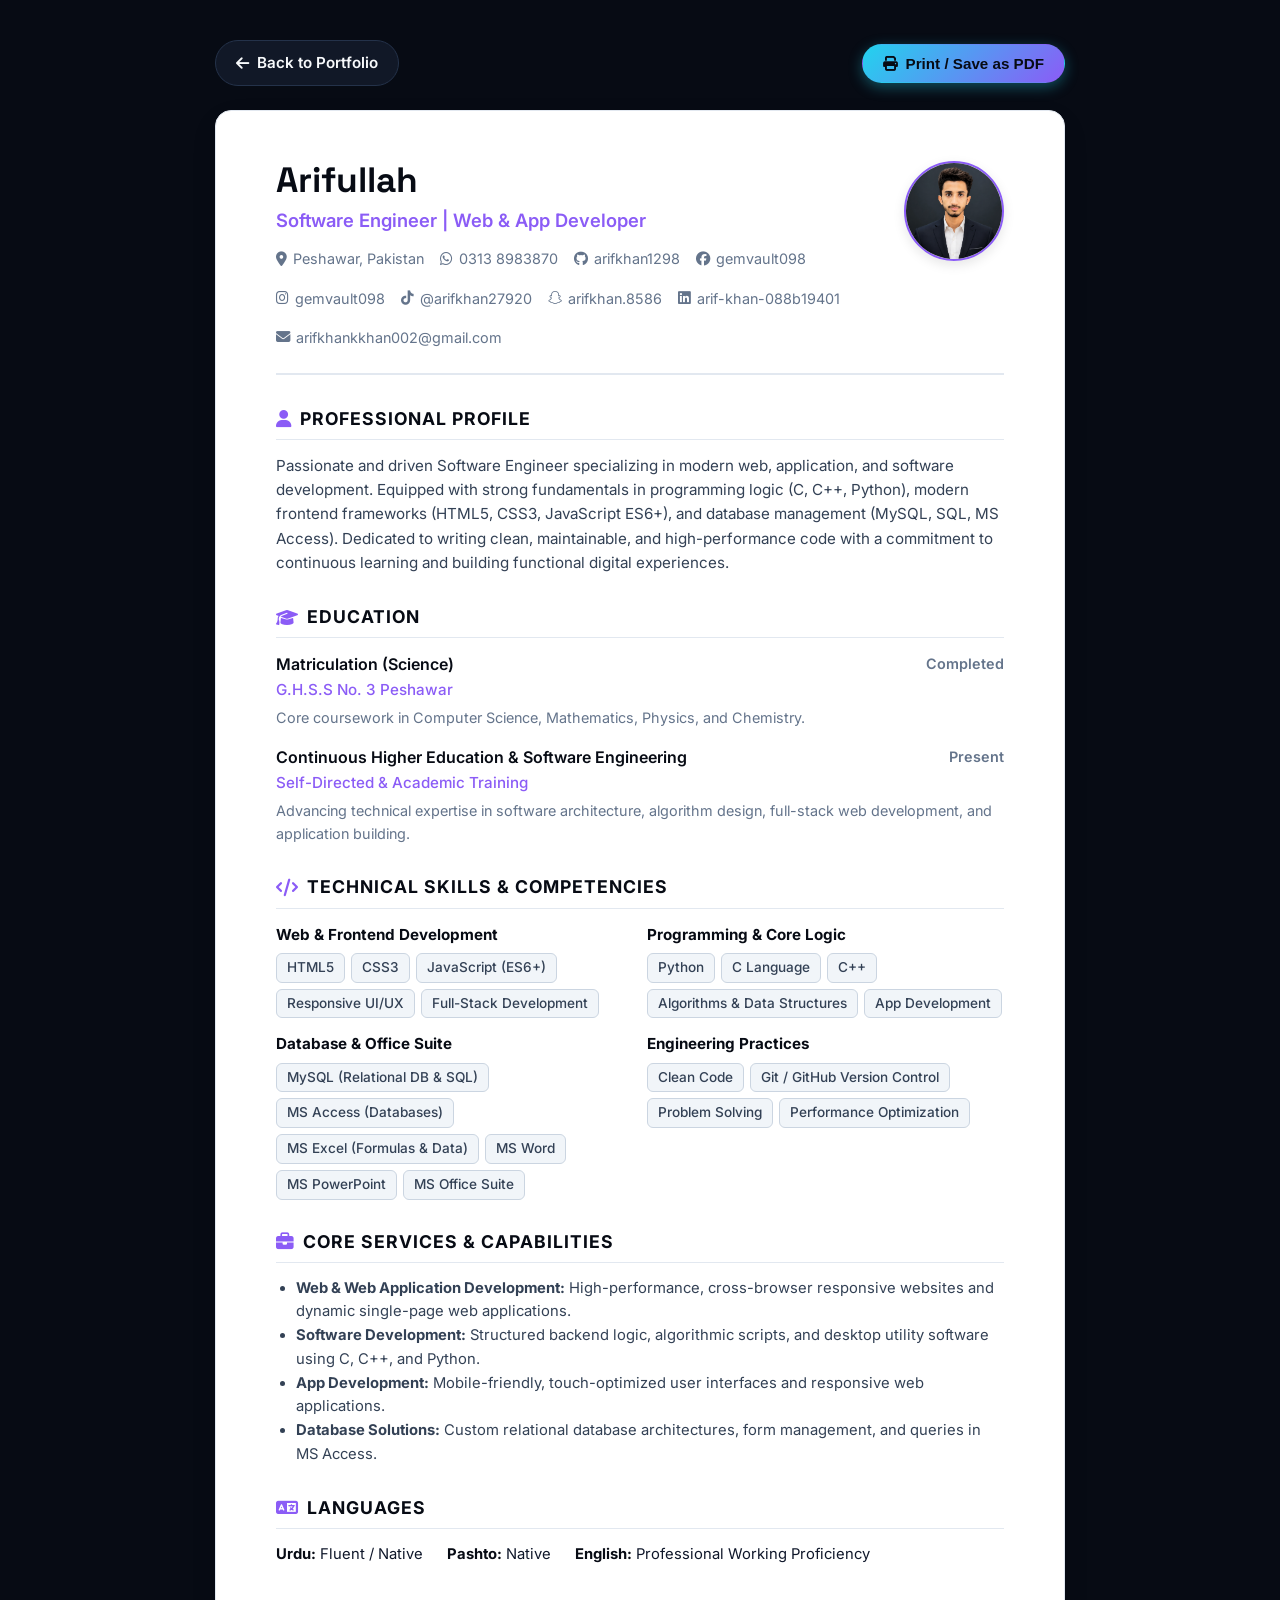
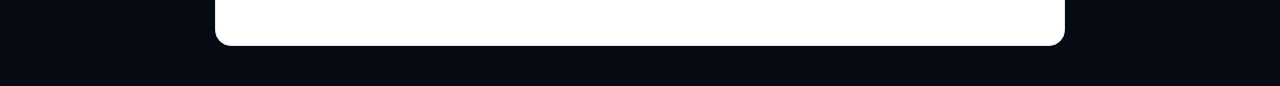
<file: cv.html>
<!DOCTYPE html>
<html lang="en">
<head>
  <meta charset="UTF-8">
  <meta name="viewport" content="width=device-width, initial-scale=1.0">
  <title>Curriculum Vitae — Arifullah | Software Engineer</title>
  <link rel="icon" type="image/svg+xml" href="favicon.svg">
  
  <!-- Fonts & Icons -->
  <link rel="stylesheet" href="https://fonts.googleapis.com/css2?family=Inter:wght@300;400;500;600;700;800&family=Space+Grotesk:wght@600;700&display=swap">
  <link rel="stylesheet" href="https://cdnjs.cloudflare.com/ajax/libs/font-awesome/6.5.1/css/all.min.css">

  <style>
    :root {
      --primary: #070b14;
      --accent: #8b5cf6;
      --secondary-accent: #22d3ee;
      --text-main: #0f172a;
      --text-muted: #64748b;
      --border: #e2e8f0;
      --bg: #070b14;
    }

    * { box-sizing: border-box; margin: 0; padding: 0; }
    body {
      font-family: 'Inter', -apple-system, sans-serif;
      background-color: var(--bg);
      color: var(--text-main);
      line-height: 1.6;
      padding: 40px 20px;
    }

    .cv-actions-bar {
      max-width: 850px;
      margin: 0 auto 24px auto;
      display: flex;
      justify-content: space-between;
      align-items: center;
      gap: 16px;
    }

    .btn {
      display: inline-flex;
      align-items: center;
      gap: 8px;
      padding: 10px 20px;
      border-radius: 999px;
      font-weight: 600;
      font-size: 0.95rem;
      text-decoration: none;
      cursor: pointer;
      border: 1px solid transparent;
      transition: all 0.2s ease;
    }

    .btn-back {
      background: #111827;
      border: 1px solid #24324a;
      color: #f8fafc;
    }
    .btn-back:hover {
      background: #1e293b;
      border-color: var(--accent);
      color: var(--secondary-accent);
    }

    .btn-print {
      background: linear-gradient(135deg, #22d3ee 0%, #8b5cf6 100%);
      color: #070b14;
      font-weight: 700;
      box-shadow: 0 4px 14px rgba(34, 211, 238, 0.35);
    }
    .btn-print:hover {
      box-shadow: 0 6px 20px rgba(139, 92, 246, 0.45);
      transform: translateY(-2px);
    }

    /* CV Document Card */
    .cv-sheet {
      max-width: 850px;
      margin: 0 auto;
      background: #ffffff;
      padding: 50px 60px;
      border-radius: 16px;
      box-shadow: 0 10px 30px rgba(0,0,0,0.06);
      border: 1px solid var(--border);
    }

    /* Header */
    .cv-header {
      border-bottom: 2px solid var(--border);
      padding-bottom: 24px;
      margin-bottom: 30px;
      display: flex;
      justify-content: space-between;
      align-items: flex-start;
      gap: 20px;
    }

    .cv-name {
      font-family: 'Space Grotesk', sans-serif;
      font-size: 2.2rem;
      font-weight: 800;
      color: var(--primary);
      line-height: 1.1;
      margin-bottom: 6px;
    }

    .cv-title {
      font-size: 1.15rem;
      font-weight: 600;
      color: var(--accent);
      margin-bottom: 12px;
    }

    .cv-contacts {
      display: flex;
      flex-wrap: wrap;
      gap: 16px;
      font-size: 0.9rem;
      color: var(--text-muted);
    }

    .cv-contacts a, .cv-contacts span {
      display: inline-flex;
      align-items: center;
      gap: 6px;
      color: inherit;
      text-decoration: none;
    }
    .cv-contacts a:hover { color: var(--accent); }

    /* Section Headings */
    .cv-section {
      margin-bottom: 28px;
    }

    .cv-section-title {
      font-size: 1.1rem;
      font-weight: 700;
      text-transform: uppercase;
      letter-spacing: 1px;
      color: var(--primary);
      border-bottom: 1.5px solid var(--border);
      padding-bottom: 6px;
      margin-bottom: 14px;
      display: flex;
      align-items: center;
      gap: 8px;
    }

    .cv-section-title i {
      color: var(--accent);
    }

    /* Education Item */
    .edu-item {
      margin-bottom: 16px;
    }
    .edu-header {
      display: flex;
      justify-content: space-between;
      font-weight: 600;
      font-size: 1rem;
      color: var(--primary);
    }
    .edu-school {
      color: var(--accent);
      font-weight: 500;
      font-size: 0.95rem;
      margin-bottom: 4px;
    }
    .edu-desc {
      font-size: 0.9rem;
      color: var(--text-muted);
    }

    /* Skills Grid */
    .skills-cv-grid {
      display: grid;
      grid-template-columns: repeat(2, 1fr);
      gap: 14px;
    }

    .skill-cv-group h4 {
      font-size: 0.95rem;
      color: var(--primary);
      margin-bottom: 6px;
    }

    .skill-cv-tags {
      display: flex;
      flex-wrap: wrap;
      gap: 6px;
    }

    .skill-cv-tag {
      background: #f1f5f9;
      border: 1px solid #cbd5e1;
      padding: 3px 10px;
      border-radius: 6px;
      font-size: 0.85rem;
      font-weight: 500;
      color: #334155;
    }

    /* Languages */
    .lang-list {
      display: flex;
      gap: 24px;
      font-size: 0.925rem;
    }
    .lang-item strong {
      color: var(--primary);
    }

    /* Print settings */
    @media print {
      body {
        background: #ffffff !important;
        padding: 0 !important;
      }
      .cv-actions-bar {
        display: none !important;
      }
      .cv-sheet {
        box-shadow: none !important;
        border: none !important;
        padding: 0 !important;
        max-width: 100% !important;
      }
    }

    @media (max-width: 600px) {
      .cv-sheet { padding: 30px 20px; }
      .cv-header { flex-direction: column; }
      .skills-cv-grid { grid-template-columns: 1fr; }
    }
  </style>
</head>
<body>

  <div class="cv-actions-bar">
    <a href="index.html" class="btn btn-back">
      <i class="fas fa-arrow-left"></i> Back to Portfolio
    </a>
    <button type="button" class="btn btn-print" onclick="window.print()">
      <i class="fas fa-print"></i> Print / Save as PDF
    </button>
  </div>

  <article class="cv-sheet">
    <!-- Header -->
    <header class="cv-header">
      <div>
        <h1 class="cv-name">Arifullah</h1>
        <div class="cv-title">Software Engineer | Web &amp; App Developer</div>
        <div class="cv-contacts">
          <span><i class="fas fa-location-dot"></i> Peshawar, Pakistan</span>
          <a href="https://wa.me/923138983870" target="_blank"><i class="fab fa-whatsapp"></i> 0313 8983870</a>
          <a href="https://github.com/arifkhan1298" target="_blank"><i class="fab fa-github"></i> arifkhan1298</a>
          <a href="https://facebook.com/gemvault098" target="_blank"><i class="fab fa-facebook"></i> gemvault098</a>
          <a href="https://instagram.com/gemvault098" target="_blank"><i class="fab fa-instagram"></i> gemvault098</a>
          <a href="https://www.tiktok.com/@arifkhan27920" target="_blank"><i class="fab fa-tiktok"></i> @arifkhan27920</a>
          <a href="https://www.snapchat.com/add/arifkhan.8586" target="_blank"><i class="fab fa-snapchat"></i> arifkhan.8586</a>
          <a href="https://www.linkedin.com/in/arif-khan-088b19401" target="_blank"><i class="fab fa-linkedin"></i> arif-khan-088b19401</a>
          <a href="mailto:arifkhankkhan002@gmail.com"><i class="fas fa-envelope"></i> arifkhankkhan002@gmail.com</a>
        </div>
      </div>
      <div style="flex-shrink: 0;">
        <img src="ChatGPT Image Aug 17, 2026, 04_33_54 AM.png" alt="Arifullah" style="width: 100px; height: 100px; object-fit: cover; border-radius: 50%; border: 2px solid var(--accent); box-shadow: 0 4px 12px rgba(0,0,0,0.1);">
      </div>
    </header>

    <!-- Professional Summary -->
    <section class="cv-section">
      <h2 class="cv-section-title"><i class="fas fa-user"></i> Professional Profile</h2>
      <p style="font-size: 0.95rem; color: #334155;">
        Passionate and driven Software Engineer specializing in modern web, application, and software development. 
        Equipped with strong fundamentals in programming logic (C, C++, Python), modern frontend frameworks (HTML5, CSS3, JavaScript ES6+), 
        and database management (MySQL, SQL, MS Access). Dedicated to writing clean, maintainable, and high-performance code with a commitment 
        to continuous learning and building functional digital experiences.
      </p>
    </section>

    <!-- Education -->
    <section class="cv-section">
      <h2 class="cv-section-title"><i class="fas fa-graduation-cap"></i> Education</h2>
      <div class="edu-item">
        <div class="edu-header">
          <span>Matriculation (Science)</span>
          <span style="font-size: 0.9rem; color: var(--text-muted);">Completed</span>
        </div>
        <div class="edu-school">G.H.S.S No. 3 Peshawar</div>
        <p class="edu-desc">Core coursework in Computer Science, Mathematics, Physics, and Chemistry.</p>
      </div>

      <div class="edu-item">
        <div class="edu-header">
          <span>Continuous Higher Education &amp; Software Engineering</span>
          <span style="font-size: 0.9rem; color: var(--text-muted);">Present</span>
        </div>
        <div class="edu-school">Self-Directed &amp; Academic Training</div>
        <p class="edu-desc">Advancing technical expertise in software architecture, algorithm design, full-stack web development, and application building.</p>
      </div>
    </section>

    <!-- Technical Skills -->
    <section class="cv-section">
      <h2 class="cv-section-title"><i class="fas fa-code"></i> Technical Skills &amp; Competencies</h2>
      <div class="skills-cv-grid">
        <div class="skill-cv-group">
          <h4>Web &amp; Frontend Development</h4>
          <div class="skill-cv-tags">
            <span class="skill-cv-tag">HTML5</span>
            <span class="skill-cv-tag">CSS3</span>
            <span class="skill-cv-tag">JavaScript (ES6+)</span>
            <span class="skill-cv-tag">Responsive UI/UX</span>
            <span class="skill-cv-tag">Full-Stack Development</span>
          </div>
        </div>

        <div class="skill-cv-group">
          <h4>Programming &amp; Core Logic</h4>
          <div class="skill-cv-tags">
            <span class="skill-cv-tag">Python</span>
            <span class="skill-cv-tag">C Language</span>
            <span class="skill-cv-tag">C++</span>
            <span class="skill-cv-tag">Algorithms &amp; Data Structures</span>
            <span class="skill-cv-tag">App Development</span>
          </div>
        </div>

        <div class="skill-cv-group">
          <h4>Database &amp; Office Suite</h4>
          <div class="skill-cv-tags">
            <span class="skill-cv-tag">MySQL (Relational DB &amp; SQL)</span>
            <span class="skill-cv-tag">MS Access (Databases)</span>
            <span class="skill-cv-tag">MS Excel (Formulas &amp; Data)</span>
            <span class="skill-cv-tag">MS Word</span>
            <span class="skill-cv-tag">MS PowerPoint</span>
            <span class="skill-cv-tag">MS Office Suite</span>
          </div>
        </div>

        <div class="skill-cv-group">
          <h4>Engineering Practices</h4>
          <div class="skill-cv-tags">
            <span class="skill-cv-tag">Clean Code</span>
            <span class="skill-cv-tag">Git / GitHub Version Control</span>
            <span class="skill-cv-tag">Problem Solving</span>
            <span class="skill-cv-tag">Performance Optimization</span>
          </div>
        </div>
      </div>
    </section>

    <!-- Services Offered -->
    <section class="cv-section">
      <h2 class="cv-section-title"><i class="fas fa-briefcase"></i> Core Services &amp; Capabilities</h2>
      <ul style="padding-left: 20px; font-size: 0.925rem; color: #334155;">
        <li><strong>Web &amp; Web Application Development:</strong> High-performance, cross-browser responsive websites and dynamic single-page web applications.</li>
        <li><strong>Software Development:</strong> Structured backend logic, algorithmic scripts, and desktop utility software using C, C++, and Python.</li>
        <li><strong>App Development:</strong> Mobile-friendly, touch-optimized user interfaces and responsive web applications.</li>
        <li><strong>Database Solutions:</strong> Custom relational database architectures, form management, and queries in MS Access.</li>
      </ul>
    </section>

    <!-- Languages -->
    <section class="cv-section">
      <h2 class="cv-section-title"><i class="fas fa-language"></i> Languages</h2>
      <div class="lang-list">
        <div class="lang-item"><strong>Urdu:</strong> Fluent / Native</div>
        <div class="lang-item"><strong>Pashto:</strong> Native</div>
        <div class="lang-item"><strong>English:</strong> Professional Working Proficiency</div>
      </div>
    </section>
  </article>

</body>
</html>
</file>
